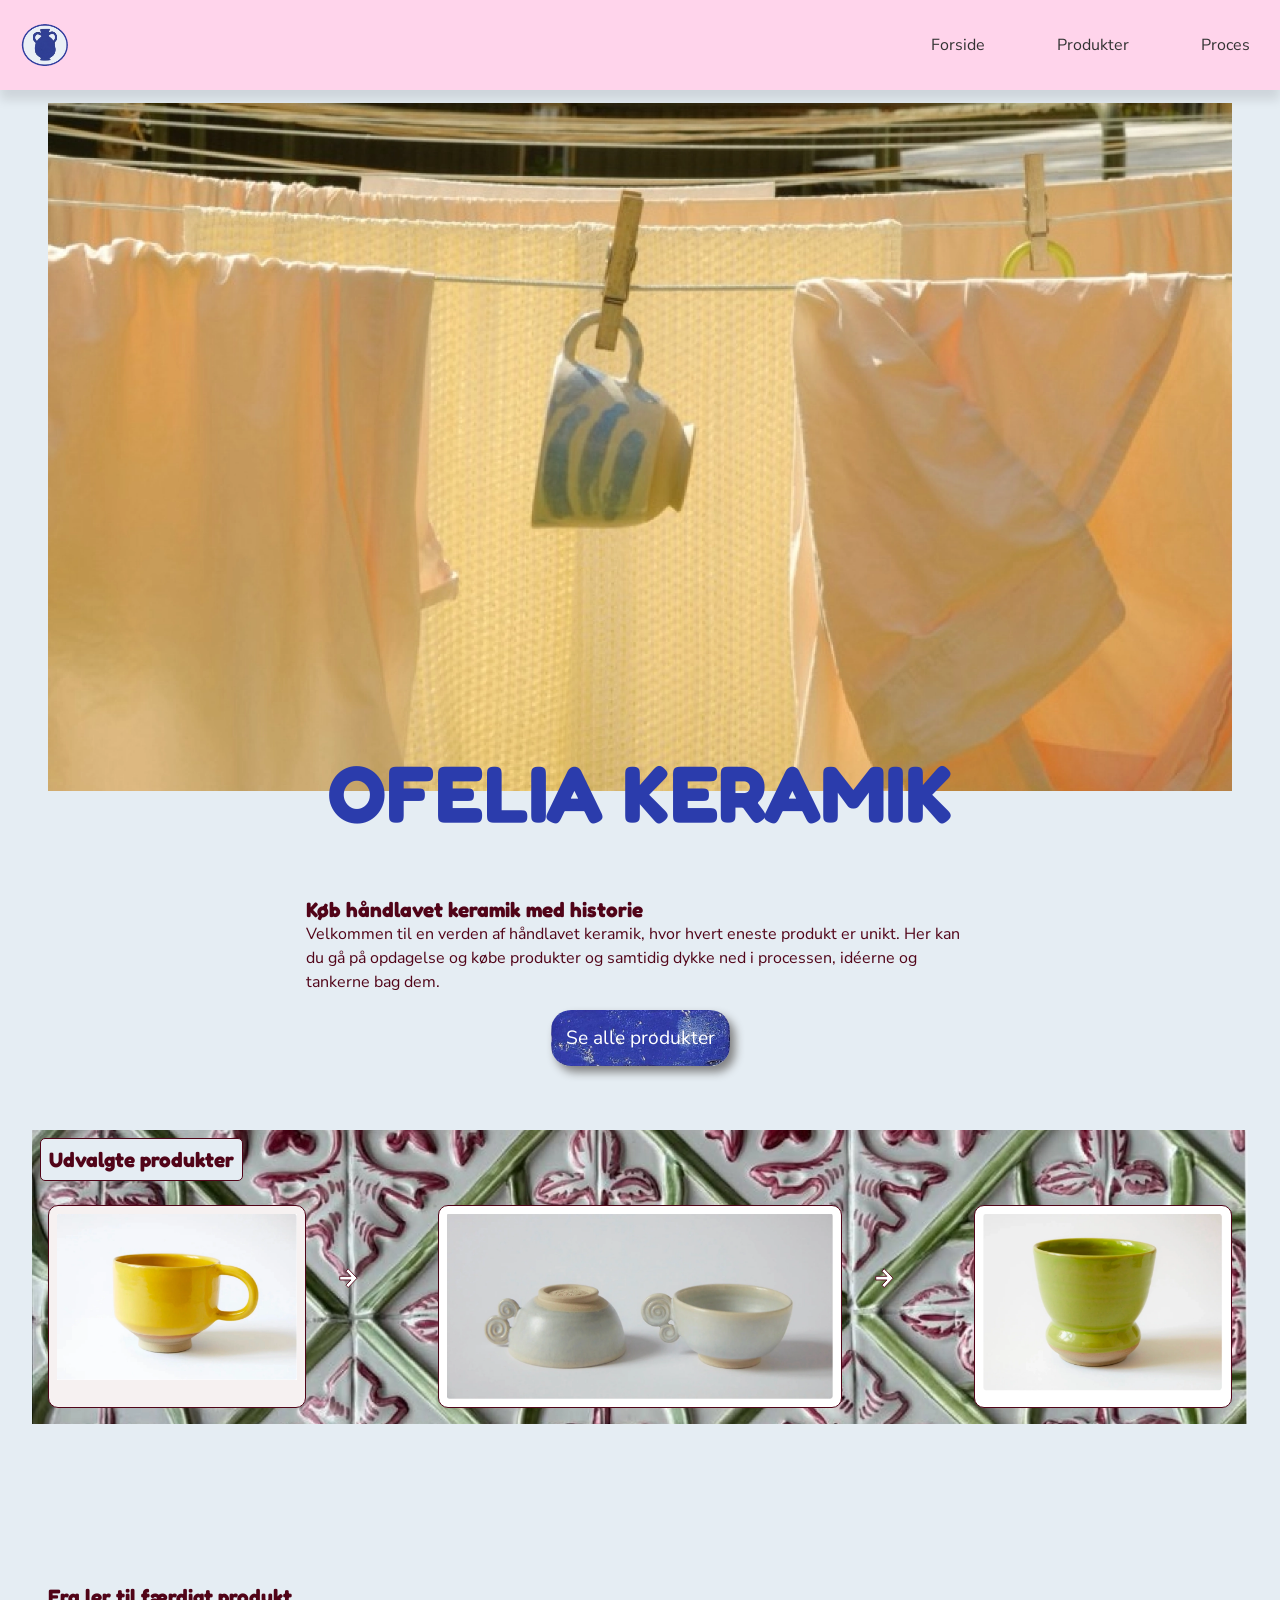
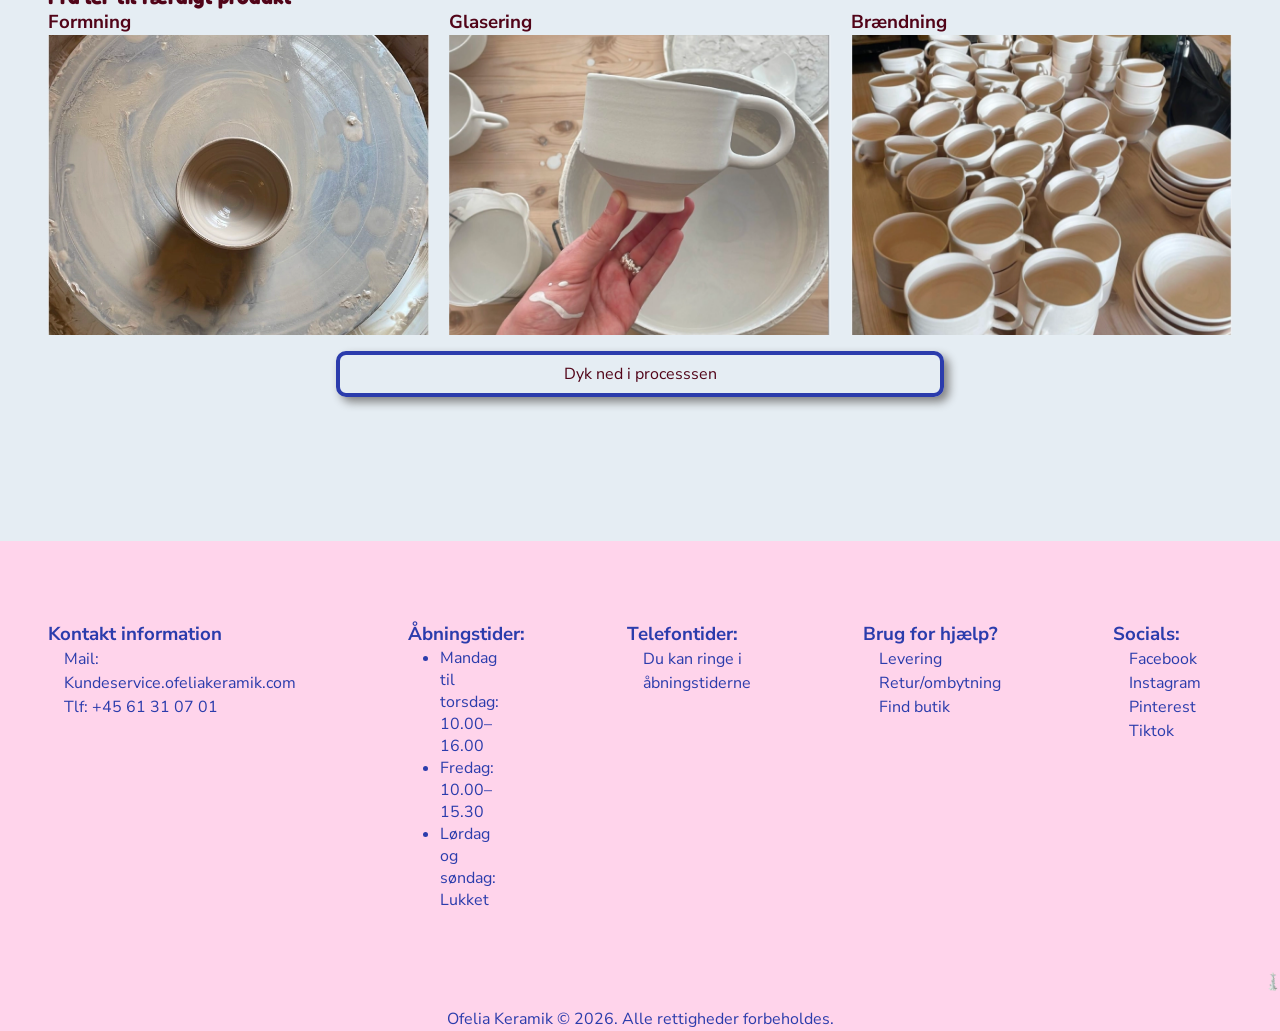
<file: index.html>
<!DOCTYPE html>
<html lang="da">

<head>
    <meta charset="UTF-8">
    <meta name="viewport" content="width=device-width, initial-scale=1.0">
    <meta name="robots" content="noindex">
    <meta name="description"
        content="Velkommen til en verden af håndlavet keramik, hvor hvert eneste produkt er unikt. Her kan du gå på opdagelse og købe produkter og samtidig dykke ned i processen, idéerne og tankerne bag dem.">
    <link rel="stylesheet" href="Layout.css">
    <link rel="stylesheet" href="style.css">
    <link rel="icon" href="./Billeder/Forside/favicon.ico" />


    <!---------------------- Fonts --------------------------->

    <link rel="preconnect" href="https://fonts.googleapis.com">
    <link rel="preconnect" href="https://fonts.gstatic.com" crossorigin>
    <link
        href="https://fonts.googleapis.com/css2?family=Caveat:wght@400..700&family=Fredoka:wght@300..700&family=Michroma&family=Russo+One&display=swap"
        rel="stylesheet">

    <link rel="preconnect" href="https://fonts.googleapis.com">
    <link rel="preconnect" href="https://fonts.gstatic.com" crossorigin>
    <link
        href="https://fonts.googleapis.com/css2?family=Caveat:wght@400..700&family=Fredoka:wght@300..700&family=Michroma&family=Nunito+Sans:ital,opsz,wght@0,6..12,200..1000;1,6..12,200..1000&family=Russo+One&display=swap"
        rel="stylesheet">

    <!-- ---------------------------------------------------- -->

    <title>Forside</title>
</head>

<body>

    <header>
        <div class="logo">
            <a href="index.html">
                <img src="Billeder/Forside/logo-1.webp" alt="Logo">
            </a>

        </div>

        <nav>
            <ul class="menu">
                <li><a href="index.html">Forside</a></li>
                <li><a href="produkter.html">Produkter</a></li>
                <li><a href="proces.html">Proces</a></li>

            </ul>
            <button class="burger">
                <span class="line"></span>
                <span class="line"></span>
                <span class="line"></span>
            </button>

        </nav>
    </header>

    <main>
        <div class="grid_forside">
            <img class="hero" src="Billeder/Forside/Hero.webp"
                alt="hover billede af kop der hænger foran nogle lagener">
            <h1 class="h1_forside">OFELIA KERAMIK</h1>
        </div>
        <div class="intro_tekst">
            <h2>Køb håndlavet keramik med historie</h2>
            <p>Velkommen til en verden af håndlavet keramik, hvor hvert eneste produkt er unikt. Her kan du gå på
                opdagelse
                og købe produkter og samtidig dykke ned i processen, idéerne og tankerne bag dem.</p>
        </div>
        <div class="centrerindhold"> <a href="produkter.html" class="produkter_knap">Se alle produkter</a>
        </div>

        <div class="grid_fotokarrusel">
            <div class="produkt-h2">
                <h2>Udvalgte produkter</h2>
            </div>
            <div class="produkt1">
                <img src="Billeder/Forside/udvalgte_produkter_1.webp" alt="gul kop">
            </div>
            <div class="pil1">
                <img src="Billeder/Forside/pil.svg" alt="pil">
            </div>
            <div class="produkt2">
                <img src="Billeder/Forside/udvalgte_produkter_2.webp" alt="Ekspresso kopper">
            </div>
            <div class="pil2">
                <img src="Billeder/Forside/pil.svg" alt="pil">
            </div>
            <div class="produkt3">
                <img src="Billeder/Forside/udvalgte_produkter_3.webp" alt="">
            </div>
        </div>

        <h2>Fra ler til færdigt produkt</h2>
        <div class="grid_ler_til_faerdigt">
            <div>
                <h3>Formning</h3>
                <img src="Billeder/Forside/formning.webp" alt="Drejet kop">
            </div>
            <div>
                <h3>Glasering</h3>
                <img src="Billeder/Forside/glasering.webp" alt="glasering">
            </div>
            <div class="gird_braendning_img">
                <h3>Brændning</h3>
                <img src="Billeder/Forside/braendning.webp" alt="brændning">
            </div>
        </div>
        <div class="grid_proces_knap">
            <a class="proces_knap" href="proces.html">Dyk ned i processsen</a>
        </div>
    </main>

    <footer>
        <div class="grid_footer">

            <div class="tekst_footer">
                <h3>Kontakt information</h3>
                <p>Mail: Kundeservice.ofeliakeramik.com</p>
                <p>Tlf: +45 61 31 07 01</p>
            </div>
            <div class="tekst_footer">
                <h3>Åbningstider:</h3>
                <ul>
                    <li>Mandag til torsdag: 10.00–16.00</li>
                    <li>Fredag: 10.00–15.30</li>
                    <li>Lørdag og søndag: Lukket</li>
                </ul>
            </div>
            <div class="tekst_footer">
                <h3>Telefontider:</h3>
                <p>Du kan ringe i åbningstiderne</p>
            </div>
            <div class="tekst_footer">
                <h3>Brug for hjælp?</h3>
                <p>Levering</p>
                <p>Retur/ombytning</p>
                <p>Find butik</p>
            </div>

            <div class="tekst_footer">
                <h3>Socials:</h3>
                <p>Facebook</p>
                <p>Instagram</p>
                <p>Pinterest</p>
                <p>Tiktok</p>
            </div>


            <img src="Billeder/Forside/lysestage-1.webp" alt="lysestage" class="lysestage">


        </div>
        <div id="copyright">
            <p>Ofelia Keramik © 2026. Alle rettigheder forbeholdes.</p>
        </div>
    </footer>
    <script src="menu.js"></script>
</body>

</html>
</file>
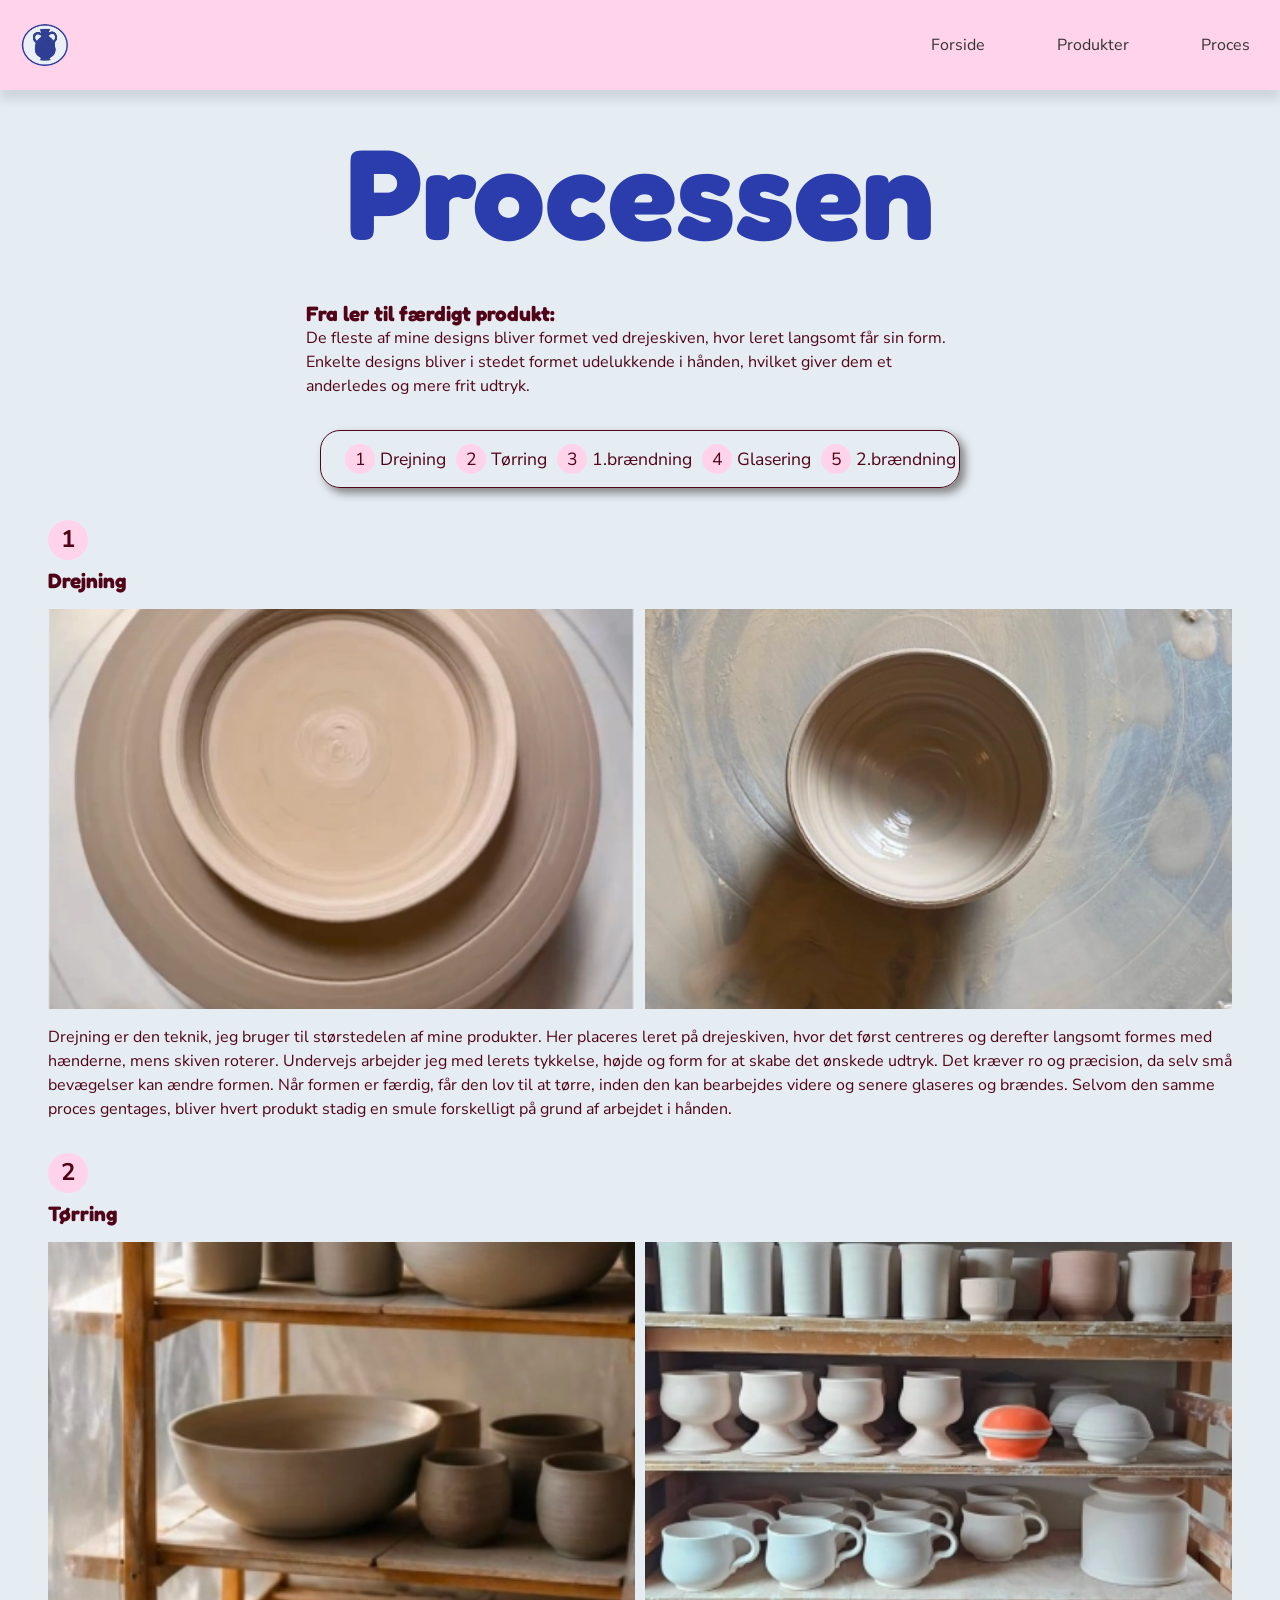
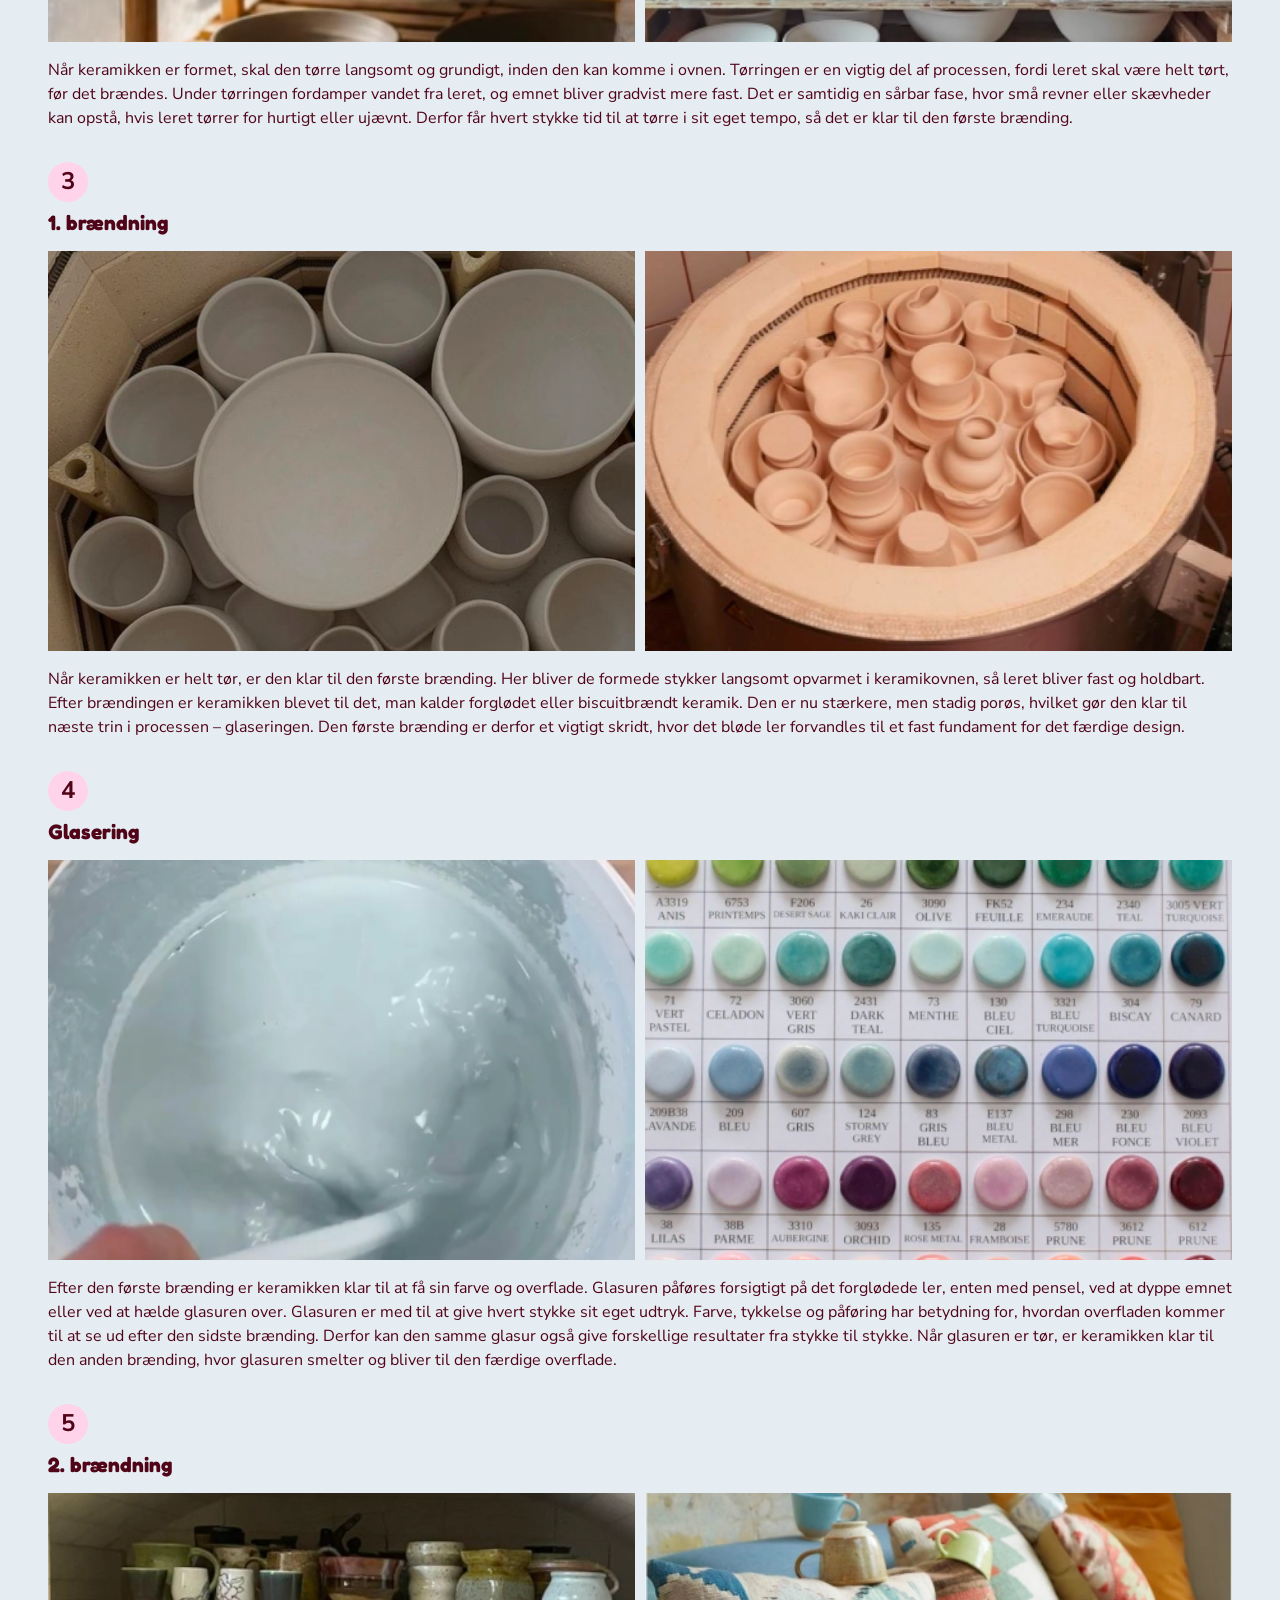
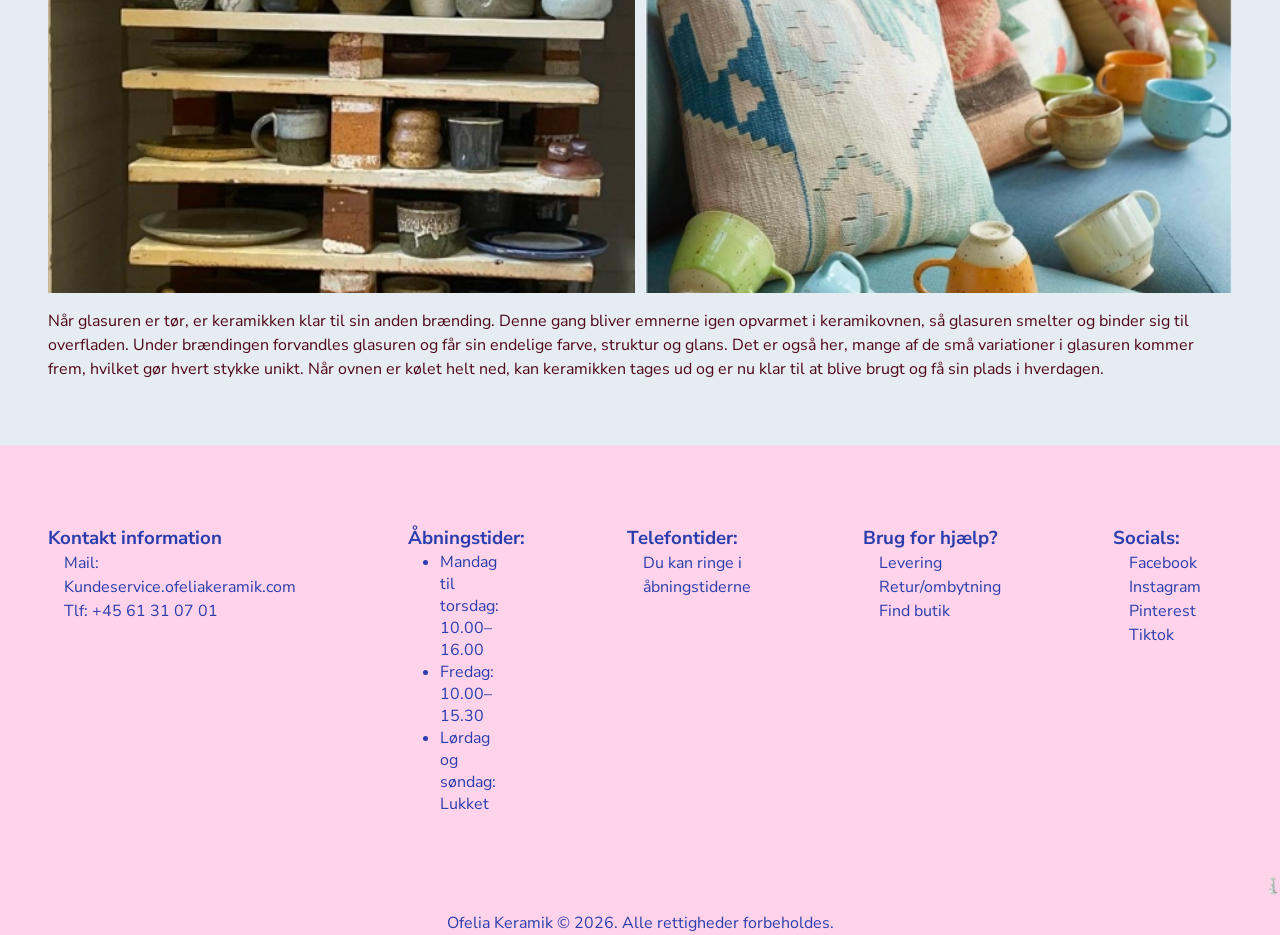
<file: proces.html>
<!DOCTYPE html>
<html lang="da">

<head>
    <meta charset="UTF-8">
    <meta name="viewport" content="width=device-width, initial-scale=1.0">
    <meta name="robots" content="noindex">
    <link rel="stylesheet" href="Layout.css">
    <link rel="stylesheet" href="style.css">
    <link rel="stylesheet" href="index.html">
    <link rel="icon" href="./Billeder/Forside/favicon.ico" />

    <!---------------------- Fonts --------------------------->

    <link rel="preconnect" href="https://fonts.googleapis.com">
    <link rel="preconnect" href="https://fonts.gstatic.com" crossorigin>
    <link
        href="https://fonts.googleapis.com/css2?family=Caveat:wght@400..700&family=Fredoka:wght@300..700&family=Michroma&family=Russo+One&display=swap"
        rel="stylesheet">

    <link rel="preconnect" href="https://fonts.googleapis.com">
    <link rel="preconnect" href="https://fonts.gstatic.com" crossorigin>
    <link
        href="https://fonts.googleapis.com/css2?family=Caveat:wght@400..700&family=Fredoka:wght@300..700&family=Michroma&family=Nunito+Sans:ital,opsz,wght@0,6..12,200..1000;1,6..12,200..1000&family=Russo+One&display=swap"
        rel="stylesheet">

    <!-- ---------------------------------------------------- -->

    <title>proces</title>

</head>

<body>
    <header>
        <div class="logo">
            <a href="index.html">
                <img src="Billeder/Forside/logo-1.webp" alt="Logo">
            </a>

        </div>

        <nav>
            <ul class="menu">
                <li><a href="index.html">Forside</a></li>
                <li><a href="produkter.html">Produkter</a></li>
                <li><a href="proces.html">Proces</a></li>

            </ul>
            <button class="burger">
                <span class="line"></span>
                <span class="line"></span>
                <span class="line"></span>
            </button>

        </nav>
    </header>

    <main>

        <h1>Processen</h1>
        <div class="intro_tekst">
            <h2 class="h2ler_til_produkt">Fra ler til færdigt produkt:</h2>
            <p>De fleste af mine designs bliver formet ved drejeskiven, hvor leret langsomt får sin form. Enkelte
                designs
                bliver i
                stedet formet udelukkende i hånden, hvilket giver dem et anderledes og mere frit udtryk.</p>
        </div>

        <div class="panel">
            <a href="#drejning"><span>1</span> Drejning</a>
            <a href="#tørring"><span>2</span> Tørring</a>
            <a href="#1.brændning"><span>3</span> 1.brændning</a>
            <a href="#Glasering"><span>4</span> Glasering</a>
            <a href="#2.brændning"><span>5</span> 2.brændning</a>
        </div>

        <h3 class="nummer" id="drejning">1</h3>
        <h2>Drejning</h2>
        <div class="grid_1-1">
            <img src="Billeder/Proces/drejning1.webp" alt="drejet kop">
            <img src="Billeder/Proces/drejning2.webp" alt="drejet kop">
        </div>
        <div>
            <p>
                Drejning er den teknik, jeg bruger til størstedelen af mine produkter. Her placeres leret på
                drejeskiven,
                hvor det først
                centreres og derefter langsomt formes med hænderne, mens skiven roterer.

                Undervejs arbejder jeg med lerets tykkelse, højde og form for at skabe det ønskede udtryk. Det
                kræver ro
                og
                præcision,
                da selv små bevægelser kan ændre formen.
                Når formen er færdig, får den lov til at tørre, inden den kan bearbejdes videre og senere glaseres
                og
                brændes. Selvom
                den samme proces gentages, bliver hvert produkt stadig en smule forskelligt på grund af arbejdet i
                hånden.
            </p>
        </div>

        <h3 class="nummer" id="tørring">2</h3>
        <h2>Tørring</h2>
        <div class="grid_1-1">
            <img src="Billeder/Proces/toerring1.webp" alt="tørring af keramik">
            <img src="Billeder/Proces/toerring2.webp" alt="tørring af keramik">
        </div>
        <p>
            Når keramikken er formet, skal den tørre langsomt og grundigt, inden den kan komme i ovnen. Tørringen er
            en
            vigtig del
            af processen, fordi leret skal være helt tørt, før det brændes.
            Under tørringen fordamper vandet fra leret, og emnet bliver gradvist mere fast. Det er samtidig en
            sårbar
            fase, hvor små
            revner eller skævheder kan opstå, hvis leret tørrer for hurtigt eller ujævnt.
            Derfor får hvert stykke tid til at tørre i sit eget tempo, så det er klar til den første brænding.
        </p>

        <h3 class="nummer" id="1.brændning">3</h3>
        <h2>1. brændning</h2>
        <div class="grid_1-1">
            <img src="Billeder/Proces/foerste_braending1.webp" alt="kopper i ovn">
            <img src="Billeder/Proces/foerste_braending2.webp" alt="kopper i ovn">
        </div>
        <p>
            Når keramikken er helt tør, er den klar til den første brænding. Her bliver de formede stykker langsomt
            opvarmet i
            keramikovnen, så leret bliver fast og holdbart.
            Efter brændingen er keramikken blevet til det, man kalder forglødet eller biscuitbrændt keramik. Den er
            nu
            stærkere, men
            stadig porøs, hvilket gør den klar til næste trin i processen – glaseringen.
            Den første brænding er derfor et vigtigt skridt, hvor det bløde ler forvandles til et fast fundament for
            det
            færdige
            design.
        </p>

        <h3 class="nummer" id="Glasering">4</h3>
        <h2>Glasering</h2>
        <div class="grid_1-1">
            <img src="Billeder/Proces/galsering1.webp" alt="glasering">
            <img src="Billeder/Proces/glasering2.webp" alt="glasering">
        </div>
        <p>
            Efter den første brænding er keramikken klar til at få sin farve og overflade. Glasuren påføres
            forsigtigt
            på det
            forglødede ler, enten med pensel, ved at dyppe emnet eller ved at hælde glasuren over.
            Glasuren er med til at give hvert stykke sit eget udtryk. Farve, tykkelse og påføring har betydning for,
            hvordan
            overfladen kommer til at se ud efter den sidste brænding. Derfor kan den samme glasur også give
            forskellige
            resultater
            fra stykke til stykke.
            Når glasuren er tør, er keramikken klar til den anden brænding, hvor glasuren smelter og bliver til den
            færdige
            overflade.
        </p>

        <h3 class="nummer" id="2.brændning">5</h3>
        <h2>2. brændning</h2>
        <div class="grid_1-1">
            <img src="Billeder/Proces/anden_braending1.webp" alt="færdige keramik kopper">
            <img src="Billeder/Proces/anden_braending2.webp" alt="færdige keramik kopper">
        </div>
        <p class="proces_p">
            Når glasuren er tør, er keramikken klar til sin anden brænding. Denne gang bliver emnerne igen opvarmet
            i
            keramikovnen,
            så glasuren smelter og binder sig til overfladen.
            Under brændingen forvandles glasuren og får sin endelige farve, struktur og glans. Det er også her,
            mange af
            de små
            variationer i glasuren kommer frem, hvilket gør hvert stykke unikt.
            Når ovnen er kølet helt ned, kan keramikken tages ud og er nu klar til at blive brugt og få sin plads i
            hverdagen.
        </p>

    </main>

    <footer>
        <div class="grid_footer">

            <div class="tekst_footer">
                <h3>Kontakt information</h3>
                <p>Mail: Kundeservice.ofeliakeramik.com</p>
                <p>Tlf: +45 61 31 07 01</p>
            </div>
            <div class="tekst_footer">
                <h3>Åbningstider:</h3>
                <ul>
                    <li>Mandag til torsdag: 10.00–16.00</li>
                    <li>Fredag: 10.00–15.30</li>
                    <li>Lørdag og søndag: Lukket</li>
                </ul>
            </div>
            <div class="tekst_footer">
                <h3>Telefontider:</h3>
                <p>Du kan ringe i åbningstiderne</p>
            </div>
            <div class="tekst_footer">
                <h3>Brug for hjælp?</h3>
                <p>Levering</p>
                <p>Retur/ombytning</p>
                <p>Find butik</p>
            </div>

            <div class="tekst_footer">
                <h3>Socials:</h3>
                <p>Facebook</p>
                <p>Instagram</p>
                <p>Pinterest</p>
                <p>Tiktok</p>
            </div>


            <img src="Billeder/Forside/lysestage-1.webp" alt="lysestage" class="lysestage">


        </div>
        <div id="copyright">
            <p>Ofelia Keramik © 2026. Alle rettigheder forbeholdes.</p>
        </div>
    </footer>

    <script src="menu.js"></script>
</body>

</html>
</file>
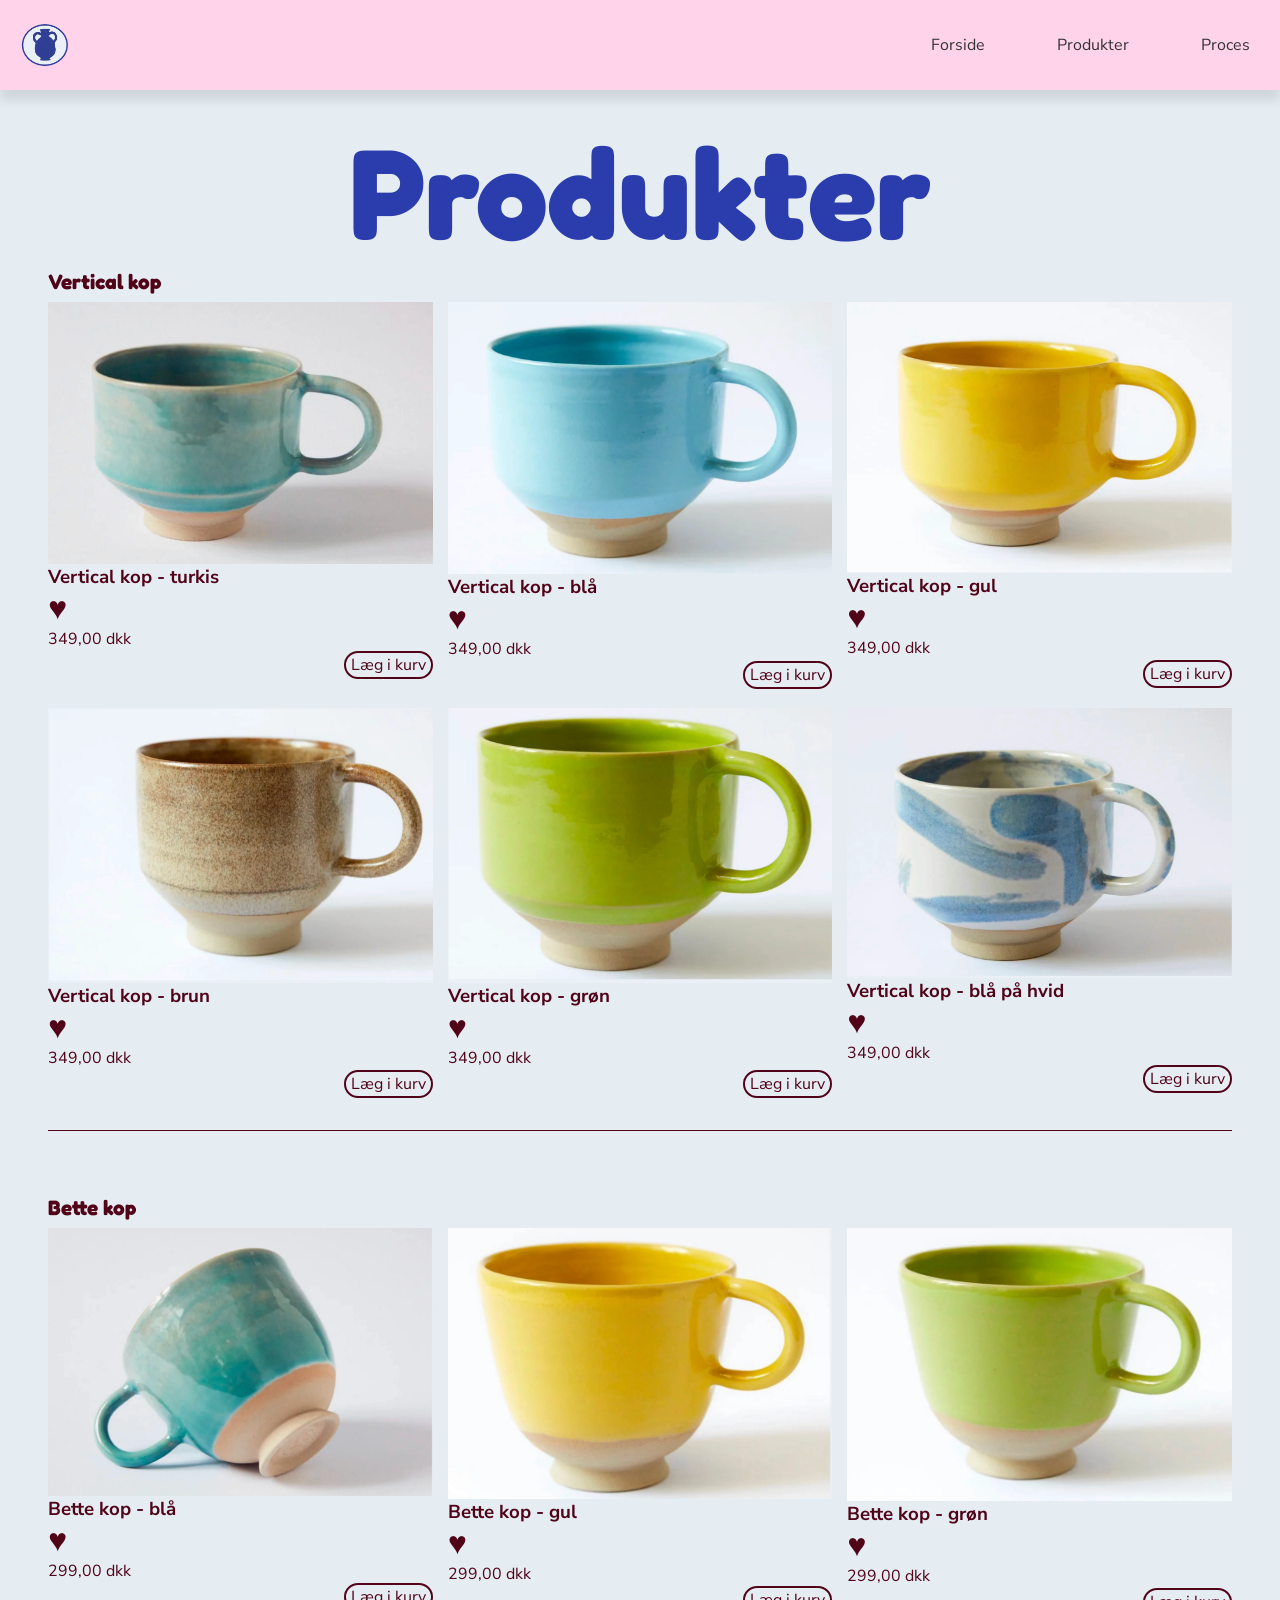
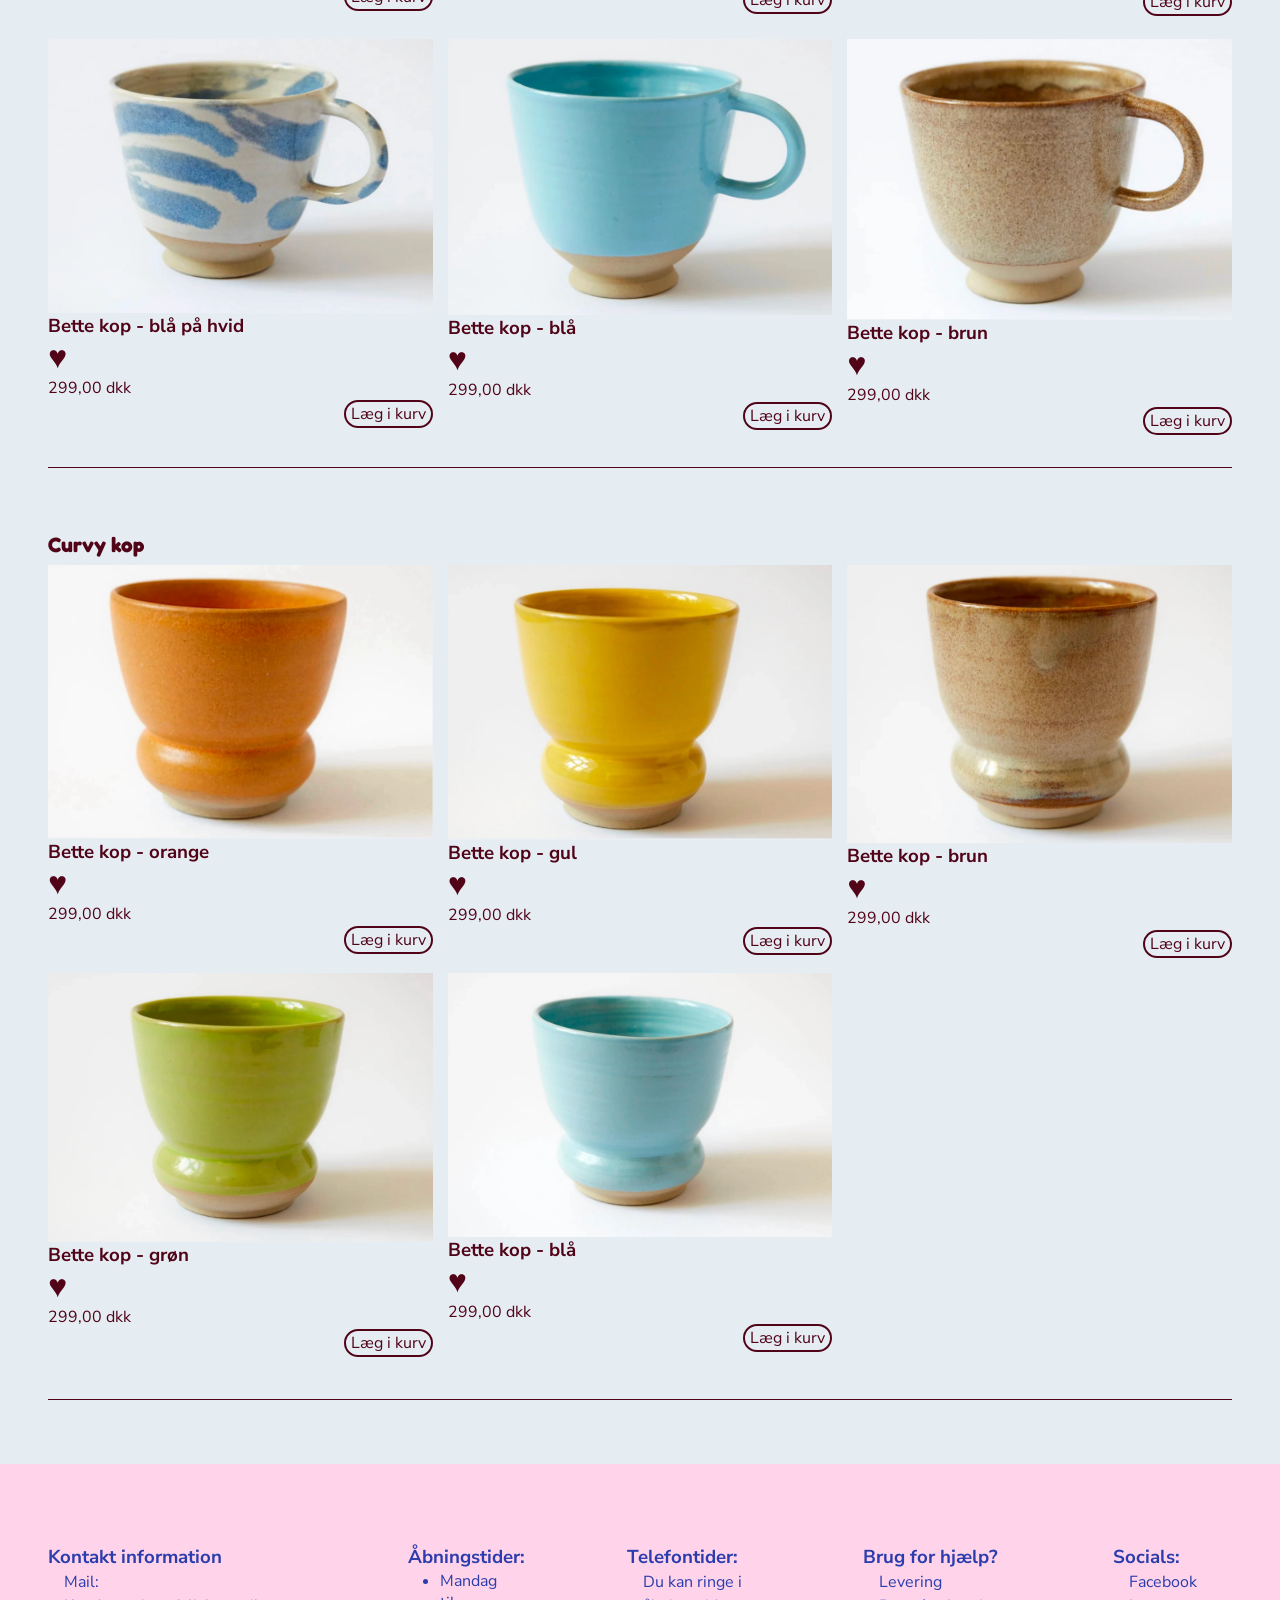
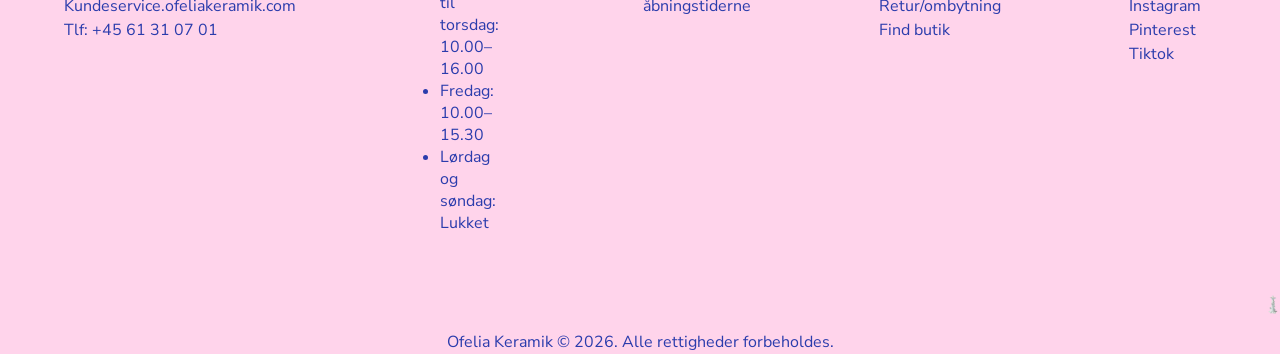
<file: produkter.html>
<!DOCTYPE html>
<html lang="da">

<head>
    <meta charset="UTF-8">
    <meta name="viewport" content="width=device-width, initial-scale=1.0">
    <meta name="robots" content="noindex">
    <link rel="stylesheet" href="Layout.css">
    <link rel="stylesheet" href="style.css">
    <link rel="stylesheet" href="proces.html">
    <link rel="icon" href="./Billeder/Forside/favicon.ico" />

    <!---------------------- Fonts --------------------------->

    <link rel="preconnect" href="https://fonts.googleapis.com">
    <link rel="preconnect" href="https://fonts.gstatic.com" crossorigin>
    <link
        href="https://fonts.googleapis.com/css2?family=Caveat:wght@400..700&family=Fredoka:wght@300..700&family=Michroma&family=Russo+One&display=swap"
        rel="stylesheet">

    <link rel="preconnect" href="https://fonts.googleapis.com">
    <link rel="preconnect" href="https://fonts.gstatic.com" crossorigin>
    <link
        href="https://fonts.googleapis.com/css2?family=Caveat:wght@400..700&family=Fredoka:wght@300..700&family=Michroma&family=Nunito+Sans:ital,opsz,wght@0,6..12,200..1000;1,6..12,200..1000&family=Russo+One&display=swap"
        rel="stylesheet">

    <!-- ---------------------------------------------------- -->

    <title>Produkter</title>
</head>

<body>
    <header>
        <div class="logo">
            <a href="index.html">
                <img src="Billeder/Forside/logo-1.webp" alt="Logo">
            </a>

        </div>

        <nav>
            <ul class="menu">
                <li><a href="index.html">Forside</a></li>
                <li><a href="produkter.html">Produkter</a></li>
                <li><a href="proces.html">Proces</a></li>

            </ul>
            <button class="burger">
                <span class="line"></span>
                <span class="line"></span>
                <span class="line"></span>
            </button>

        </nav>
    </header>
    <main>
        <h1>Produkter</h1>
        <h2>Vertical kop</h2>

        <div class="kop">
            <div class="card">
                <img src="Billeder/Produkter/vertikalkop1.webp" alt="vertikalkop">
                <h3>Vertical kop - turkis</h3>
                <input type="checkbox" id="kop1" class="kopper">
                <label for="kop1" class="hjerte">♥</label>
                <p>349,00 dkk</p>
                <a href="#">Læg i kurv</a>
            </div>
            <div class="card">
                <img src="Billeder/Produkter/vertikalkop2.webp" alt="vertikalkop">
                <h3>Vertical kop - blå</h3>
                <input type="checkbox" id="kop2" class="kopper">
                <label for="kop2" class="hjerte">♥</label>
                <p>349,00 dkk</p>
                <a href="#">Læg i kurv</a>
            </div>
            <div class="card">
                <img src="Billeder/Produkter/vertikalkop3.webp" alt="vertikalkop">
                <h3>Vertical kop - gul </h3>
                <input type="checkbox" id="kop3" class="kopper">
                <label for="kop3" class="hjerte">♥</label>
                <p>349,00 dkk</p>
                <a href="#">Læg i kurv</a>
            </div>
            <div class="card">
                <img src="Billeder/Produkter/vertikalkop4.webp" alt="vertikalkop">
                <h3>Vertical kop - brun</h3>
                <input type="checkbox" id="kop4" class="kopper">
                <label for="kop4" class="hjerte">♥</label>
                <p>349,00 dkk</p>
                <a href="#">Læg i kurv</a>
            </div>
            <div class="card">
                <img src="Billeder/Produkter/vertikalkop5.webp" alt="vertikalkop">
                <h3>Vertical kop - grøn</h3>
                <input type="checkbox" id="kop5" class="kopper">
                <label for="kop5" class="hjerte">♥</label>
                <p>349,00 dkk</p>
                <a href="#">Læg i kurv</a>
            </div>
            <div class="card">
                <img src="Billeder/Produkter/vertikalkop6.webp" alt="vertikalkop">
                <h3>Vertical kop - blå på hvid</h3>
                <input type="checkbox" id="kop6" class="kopper">
                <label for="kop6" class="hjerte">♥</label>
                <p>349,00 dkk</p>
                <a href="#">Læg i kurv</a>
            </div>
        </div>

        <h2>Bette kop</h2>

        <div class="kop">
            <div class="card">
                <img src="Billeder/Produkter/bettekop1.webp" alt="bettekop">
                <h3>Bette kop - blå</h3>
                <input type="checkbox" id="kop7" class="kopper">
                <label for="kop7" class="hjerte">♥</label>
                <p>299,00 dkk</p>
                <a href="#">Læg i kurv</a>
            </div>
            <div class="card">
                <img src="Billeder/Produkter/bettekop2.webp" alt="bettekop">
                <h3>Bette kop - gul</h3>
                <input type="checkbox" id="kop8" class="kopper">
                <label for="kop8" class="hjerte">♥</label>
                <p>299,00 dkk</p>
                <a href="#">Læg i kurv</a>
            </div>
            <div class="card">
                <img src="Billeder/Produkter/bettekop3.webp" alt="bettekop">
                <h3>Bette kop - grøn</h3>
                <input type="checkbox" id="kop9" class="kopper">
                <label for="kop9" class="hjerte">♥</label>
                <p>299,00 dkk</p>
                <a href="#">Læg i kurv</a>
            </div>
            <div class="card">
                <img src="Billeder/Produkter/bettekop4.webp" alt="bettekop">
                <h3>Bette kop - blå på hvid</h3>
                <input type="checkbox" id="kop10" class="kopper">
                <label for="kop10" class="hjerte">♥</label>
                <p>299,00 dkk</p>
                <a href="#">Læg i kurv</a>
            </div>
            <div class="card">
                <img src="Billeder/Produkter/bettekop5.webp" alt="bettekop">
                <h3>Bette kop - blå</h3>
                <input type="checkbox" id="kop11" class="kopper">
                <label for="kop11" class="hjerte">♥</label>
                <p>299,00 dkk</p>
                <a href="#">Læg i kurv</a>
            </div>
            <div class="card">
                <img src="Billeder/Produkter/bettekop6.webp" alt="bettekop">
                <h3>Bette kop - brun</h3>
                <input type="checkbox" id="kop12" class="kopper">
                <label for="kop12" class="hjerte">♥</label>
                <p>299,00 dkk</p>
                <a href="#">Læg i kurv</a>
            </div>
        </div>
        <h2>Curvy kop</h2>
        <div class="kop">
            <div class="card">
                <img src="Billeder/Produkter/curvykop1.webp" alt="curvykop">
                <h3>Bette kop - orange</h3>
                <input type="checkbox" id="kop13" class="kopper">
                <label for="kop13" class="hjerte">♥</label>
                <p>299,00 dkk</p>
                <a href="#">Læg i kurv</a>
            </div>
            <div class="card">
                <img src="Billeder/Produkter/curvykop2.webp" alt="curvykop">
                <h3>Bette kop - gul</h3>
                <input type="checkbox" id="kop14" class="kopper">
                <label for="kop14" class="hjerte">♥</label>
                <p>299,00 dkk</p>
                <a href="#">Læg i kurv</a>
            </div>
            <div class="card">
                <img src="Billeder/Produkter/curvykop3.webp" alt="curvykop">
                <h3>Bette kop - brun</h3>
                <input type="checkbox" id="kop15" class="kopper">
                <label for="kop15" class="hjerte">♥</label>
                <p>299,00 dkk</p>
                <a href="#">Læg i kurv</a>
            </div>
            <div class="card">
                <img src="Billeder/Produkter/curvykop4.webp" alt="curvykop">
                <h3>Bette kop - grøn</h3>
                <input type="checkbox" id="kop16" class="kopper">
                <label for="kop16" class="hjerte">♥</label>
                <p>299,00 dkk</p>
                <a href="#">Læg i kurv</a>
            </div>
            <div class="card">
                <img src="Billeder/Produkter/curvykop5.webp" alt="curvykop">
                <h3>Bette kop - blå</h3>
                <input type="checkbox" id="kop17" class="kopper">
                <label for="kop17" class="hjerte">♥</label>
                <p>299,00 dkk</p>
                <a href="#">Læg i kurv</a>
            </div>
        </div>

    </main>

    <footer>
        <div class="grid_footer">

            <div class="tekst_footer">
                <h3>Kontakt information</h3>
                <p>Mail: Kundeservice.ofeliakeramik.com</p>
                <p>Tlf: +45 61 31 07 01</p>
            </div>
            <div class="tekst_footer">
                <h3>Åbningstider:</h3>
                <ul>
                    <li>Mandag til torsdag: 10.00–16.00</li>
                    <li>Fredag: 10.00–15.30</li>
                    <li>Lørdag og søndag: Lukket</li>
                </ul>
            </div>
            <div class="tekst_footer">
                <h3>Telefontider:</h3>
                <p>Du kan ringe i åbningstiderne</p>
            </div>
            <div class="tekst_footer">
                <h3>Brug for hjælp?</h3>
                <p>Levering</p>
                <p>Retur/ombytning</p>
                <p>Find butik</p>
            </div>

            <div class="tekst_footer">
                <h3>Socials:</h3>
                <p>Facebook</p>
                <p>Instagram</p>
                <p>Pinterest</p>
                <p>Tiktok</p>
            </div>


            <img src="Billeder/Forside/lysestage-1.webp" alt="lysestage" class="lysestage">


        </div>
        <div id="copyright">
            <p>Ofelia Keramik © 2026. Alle rettigheder forbeholdes.</p>
        </div>
    </footer>

    <script src="menu.js"></script>
</body>

</html>
</file>
<file: Layout.css>
/*************** Reset *********************/
* {
  margin: 0;
  padding: 0;
  box-sizing: border-box;
}
img {
  width: 100%;
  height: auto;
  display: block;
}

/* ********************* FORSIDE ********************** */

.grid_forside {
  display: grid;
  grid-template-columns: 1fr;
  grid-template-rows: 7fr 0.4fr 1fr;

  justify-items: center;
  padding-inline: 1rem;
  padding-block: 0.8rem;
}

.hero {
  width: 100%;
  align-self: stretch;
  object-fit: cover;
  grid-column: 1 / 2;
  grid-row: 1 / 3;
}

.h1_forside {
  grid-column: 1 / 2;
  grid-row: 2 / 4;
  justify-self: center;
}

/* ************************************************ */

@media (width > 800px) {
.intro_tekst{ 
  max-width: 700px;
  margin-inline: auto;
}
}

/* *************************************** */

.produkter_knap {
display: inline-block;
padding: 15px;
color: white;
text-decoration: none;
background-image: url(Billeder/Forside/Blaaflise.webp);
background-size: cover;
background-position: center;
font-family: "Nunito Sans", sans-serif;
font-size: 1.2rem;
border-radius: 20px;
margin-block: 1rem 4rem;
 box-shadow: 5px 6px 10px gray;
}
.centrerindhold{
    text-align: center;
}


/* **************************************** */

.grid_fotokarrusel {
  display: grid;
  grid-template-columns: 2fr auto 3fr auto;
  grid-template-rows: auto auto;
  background-image: url(Billeder/Forside/baggrundsbilled.webp);
  background-size: cover;
  background-repeat: no-repeat;
  margin-bottom: 3rem;

  .produkt-h2{
    grid-column: 1 / -1;
  }

  h2{
    background-color: #e5edf3;
    display: inline-block;
    padding: 0.5rem;
    margin: 0.5rem;
    border-radius: 5px;
    border: 1px solid #510418;
  }

  .produkt1{
    background-color: #f6f1f1;
    padding: 0.5rem;
    margin: 1rem;
    border-radius: 10px;
    border: 1px solid #510418;
  }

  .pil1, .pil2{ 
    align-self: center;
    width: 100px;
    height: 100px;
  }

  .produkt2 {
    grid-column: 3/4;
    background-color: #ffffff;
    padding: 0.5rem;
    margin: 1rem;
    border-radius: 10px;
    border: 1px solid #510418;
  }

  .produkt3 {
    display: none;
    background-color: #ffffff;
    padding: 0.5rem;
    margin: 1rem;
    border-radius: 10px;
    border: 1px solid #510418;
}
  }
   
@media (width > 800px) {
  .grid_fotokarrusel {
    grid-template-columns: 2fr 0.4fr 3fr 0.4fr 2fr; 
    margin-bottom: 10rem;

.produkt3 {
  display: block;
  grid-column: 5 / 6; 
}
}
}

/* ***************************************** */

.grid_ler_til_faerdigt {
  display: grid;
  grid-template-columns: 1fr 1fr;
  grid-template-rows: 1fr 1fr;
  gap: 20px;

  margin-inline: 1rem;
  margin-bottom: 1rem;

@media (width > 800px) {
grid-template-columns: 1fr 1fr 1fr;
grid-template-rows: 1fr;
.gird_braendning_img {
    grid-column: auto;
  }
}
}

.grid_ler_til_faerdigt img {
  width: 100%;
  height: 300px;
  object-fit: cover;
}

.gird_braendning_img {
  grid-column: 1 / 3;
}

/* *********************************************** */

.grid_proces_knap {
  display: grid;
  grid-template-columns: 1fr 2fr 1fr;
  text-align: center;
}

.proces_knap {
   grid-column: 2 / 3;
  border: 4px solid #2b3cac;
  padding-inline: 2rem;
  padding-block: 0.5rem;
  text-decoration: none;
  font-size: 1rem;
  font-family: "Nunito Sans", sans-serif;
  border-radius: 10px;
  color: #510418;
  box-shadow: 5px 5px 10px gray;
  margin-bottom: 5rem;
}

/* ********************* PRODUKTER ****************************** */

.kop {
  display: grid;
  grid-template-columns: 1fr 1fr;
  grid-template-rows: 1fr 1fr 1fr;
  gap: 15px;
  border-bottom: 1px solid #510418;
  margin-inline: 1rem;
  margin-block: 0.5rem 4rem;
  padding-bottom: 2rem;

@media (width > 800px) {
  grid-template-columns: 1fr 1fr 1fr;
  grid-template-rows: 1fr 1fr;
}

  a {
 text-decoration: none;
   border: 2px solid #510418;
    border-radius: 20px;
    padding-inline: 5px;
    padding-block: 1px;
    color: #510418;
    font-family: "Nunito Sans", sans-serif;
 display: table; 
 margin-left: auto;
  }

  p {
    margin-inline: 0rem;
  }
}

.kopper{
  display: none;
}

.kopper:checked + .hjerte {
  color: #FD81C4;
}

.hjerte {
  font-size: 2rem;
  color: #510418;
}

/* ************************ PROCES ***************************** */
.h2ler_til_produkt {
  margin-top: 2rem;
}

/* ************************************ */

.panel {
  display: grid;
  grid-template-columns: 1fr 1fr 1fr;
  grid-template-rows:1fr 1fr;
  gap: 10px;
  border: 1px solid;
  padding-inline: 1.5rem;
  padding-block: 0.8rem;
  font-size: 1.1rem;
  margin: 2rem;
  border-radius: 20px;
  color: #510418;
  box-shadow: 5px 5px 10px gray;

  @media (width > 800px) {
    grid-template-columns: repeat(5, 1fr);
    grid-template-rows: 1fr;
    margin-inline: 18rem;
}
}

.panel a {
  text-decoration: none;
  color: #510418;
  font-family: "Nunito Sans", sans-serif;
  white-space: nowrap;
}

.nummer {
  border: 3px solid transparent;
  border-radius: 50%;
  width: 40px;
  height: 40px;
  text-align: center;
  margin-inline: 1rem;
  background-color:#FFD4EB;
  font-size: 1.5rem;
  margin-top: 2rem;
  margin-bottom: 0.5rem;
  color: #510418;
}

.panel span {
  display: inline-block;
  border: 3px solid transparent;
  border-radius: 50%;
  width: 30px;
  height: 30px;
  text-align: center;
  background-color:#FFD4EB;
  color: #510418;
}

/* ********************************************* */

.grid_1-1 {
  display: grid;
  grid-template-columns: 1fr 1fr;
  gap: 10px;
  margin: 1rem;
}

.grid_1-1 img {
  width: 100%;
  height: 260px;
  object-fit: cover;

   @media (width > 800px) {
  height: 400px;   
}
}


/* ********************* FOOTER************************* */

footer, footer h3, footer p, footer li, footer a {
  color:#2b3cac;
}

.grid_footer {
  display: grid;
  grid-template-columns: 1fr 1fr;
    @media (width > 800px) {
    grid-template-columns: 1fr 1fr 1fr 1fr 1fr 1fr;
}
}

.tekst_footer {
  margin-inline: 1.5rem;
  margin-block: 1rem;
  @media (width > 800px) {
  margin-inline: 3rem;
  margin-block: 5rem;
}
}

.lysestage {
  align-self: end;
  grid-column: 2;
  grid-row: 1 / 5;
    @media (width > 800px) {
      grid-column: 6;
}

}

#copyright {
  grid-column: 1 / -1;
  grid-row: 2;
  text-align: center;
  margin-top: 1rem;
}

footer {
  margin-top: 4rem;
}

/* ******************* Generalt på desktop ***************** */

@media (width > 800px) {
  main {
    max-width: 1500px;
    margin-inline: auto;
    padding-inline: 2rem;
  }
}
</file>
<file: style.css>
/* ********************* GÆLDER FOR ALLE SIDER *************************** */

body {
  background-color: #e5edf3;
}

h1 {
  color: #2b3cac;
  font-size: 2.5rem;
  font-family: "Fredoka", sans-serif;
  text-align: center;
  margin-top: 1.5rem;

  @media (width > 800px) {
font-size: 8rem;
} 
}


h2 {
  color: #510418;
  font-family: "Fredoka", sans-serif;
  font-size: 1.3rem;
  margin: 0 1rem;

}

p {
  color: #510418;
  font-family: "Nunito Sans", sans-serif;
  line-height: 1.5rem;


}

h3 {
  color: #510418;
  font-family: "Nunito Sans", sans-serif;
}

li {
 font-family: "Nunito Sans", sans-serif; 
 color: #510418;
margin-inline: 2rem;
 

}
/* ************************** MENU ***************************** */
header {
  position: sticky;
  top: 0;
  display: flex;
  justify-content: space-between;
  align-items: center;
  padding: 20px;
  background-color: #FFD4EB;
  box-shadow: 0 10px 10px rgba(0, 0, 0, 0.1);

  .logo img {
    width: 50px;
    height: 50px;
  }
}

nav {
  /* Desktop */
  display: flex;
  align-items: center;

  /* Mobilsite */
  @media (width < 800px) {
    &.active .menu {
      display: block;
      background-color: #ffffff;
      position: absolute;
      top: 94px;
      left: 0;
      width: 100%;
      box-shadow: 0 10px 10px rgba(0, 0, 0, 0.1);
      z-index: 1;
    }

    &.active .menu li {
      margin: 10px 20px;
    }

    &.active .menu a {
      font-size: 24px;
    }
  }
}

.menu {
  display: flex;
  list-style: none;
  margin: 0;
  padding: 0;

  li {
    margin-right: 20px;
  }

  li:last-child {
    margin-right: 0;
  }

  a {
    display: block;
    padding: 10px;
    color: #333333;
    text-decoration: none;
    transition: color 0.3s;
    text-align: end;
    :hover {
      color: #ff0000;
    }
  }
  @media (width < 800px) {
    display: none;
  }
}

.burger {
  width: 30px;
  height: 20px;
  cursor: pointer;
  display: none;

  .line {
    display: block;
    width: 100%;
    height: 2px;
    background-color: #333333;
    margin-bottom: 5px;
    transition: 0.2s linear;
  }

  @media (width < 800px) {
    display: block;
    background-color: transparent;
    border: 0;

    &.active .line:nth-child(1) {
      transform: rotate(45deg) translate(5px, 5px);
      transition: 0.2s linear;
    }

    &.active .line:nth-child(2) {
      opacity: 0;
      transition: 0.15s linear;
    }

    &.active .line:nth-child(3) {
      transform: rotate(-45deg) translate(5px, -5px);
      transition: 0.2s linear;
    }
  }
}



/* ***************** FORSIDE ******************** */

.h1_forside {
  font-size: 3rem;
  margin-top: -0.6rem;

  @media (width > 800px) {
    font-size: 5rem;
  }
}
p {
  margin: 0 1rem;
  line-height: 1.5rem;
}

a span {
  background-color: pink;
}

/* *********************** Footer ************************** */

footer { 
  background-color:#FFD4EB;
}
</file>
